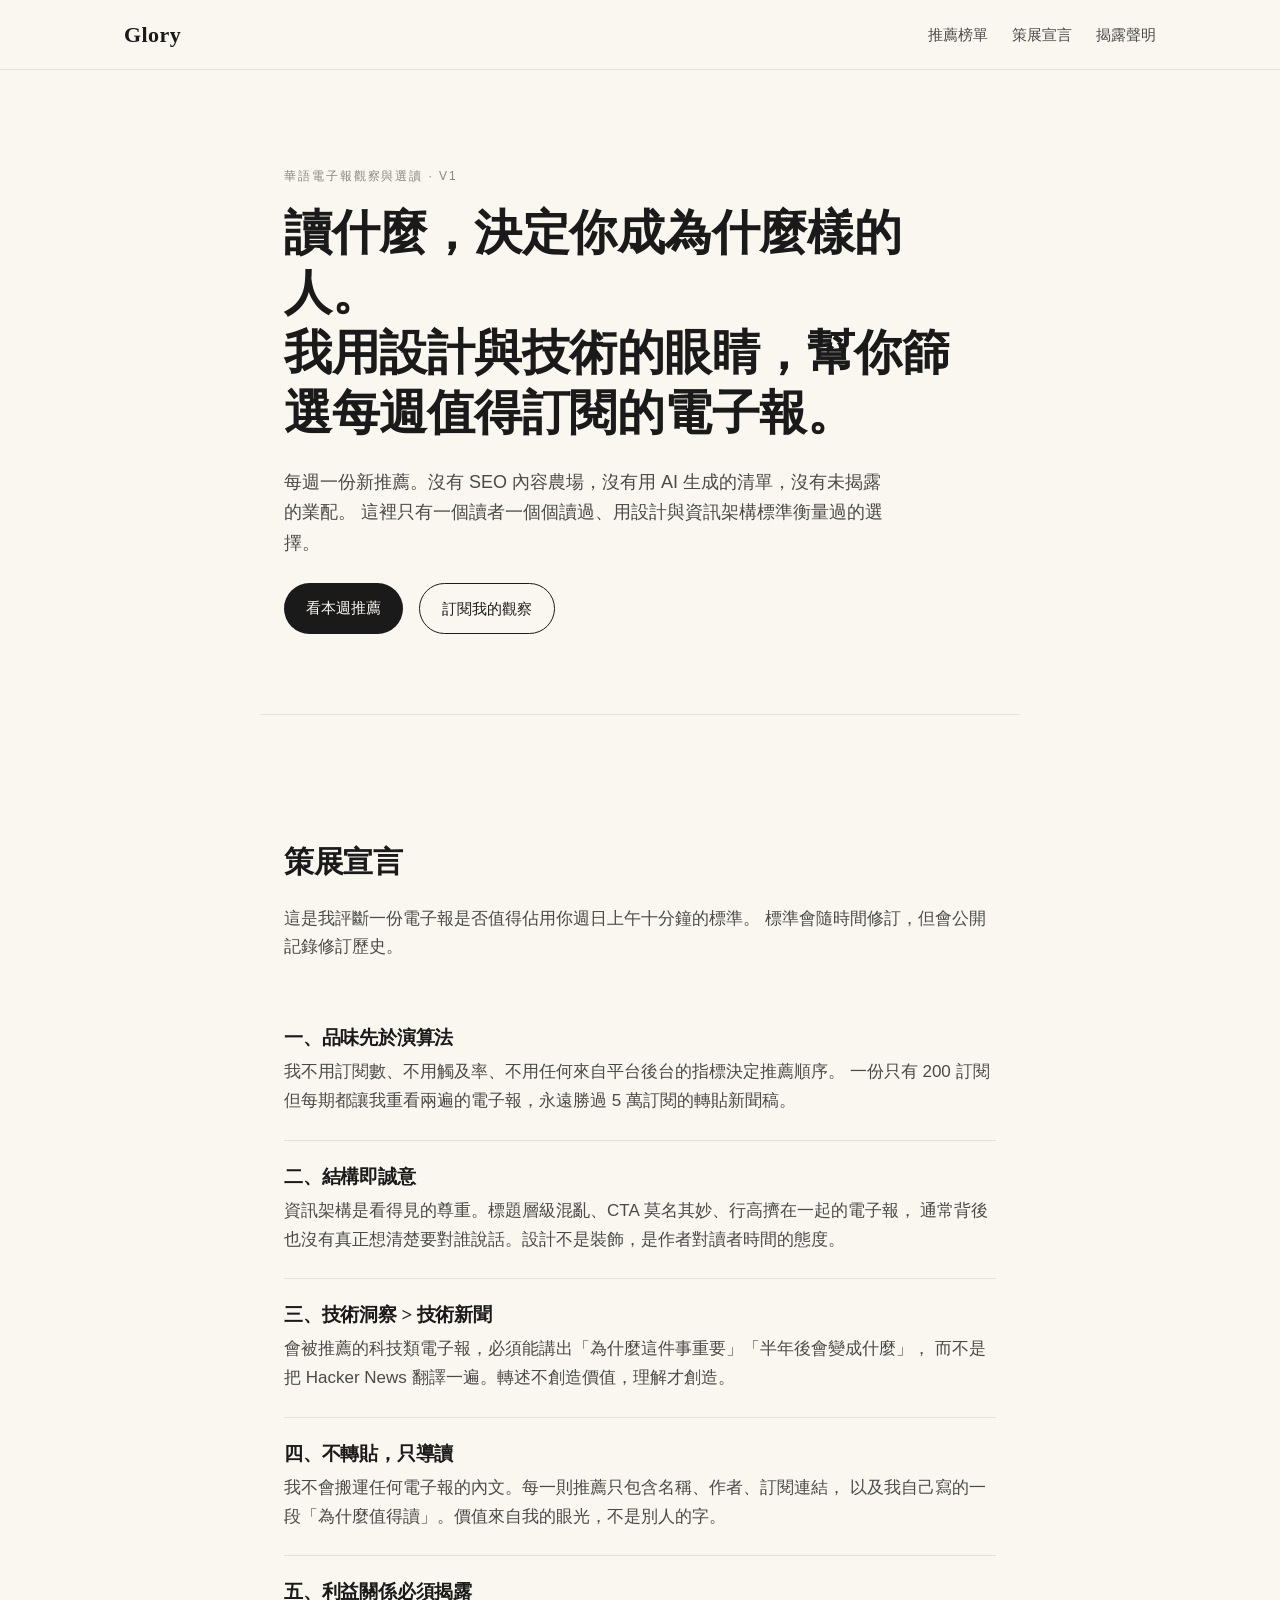
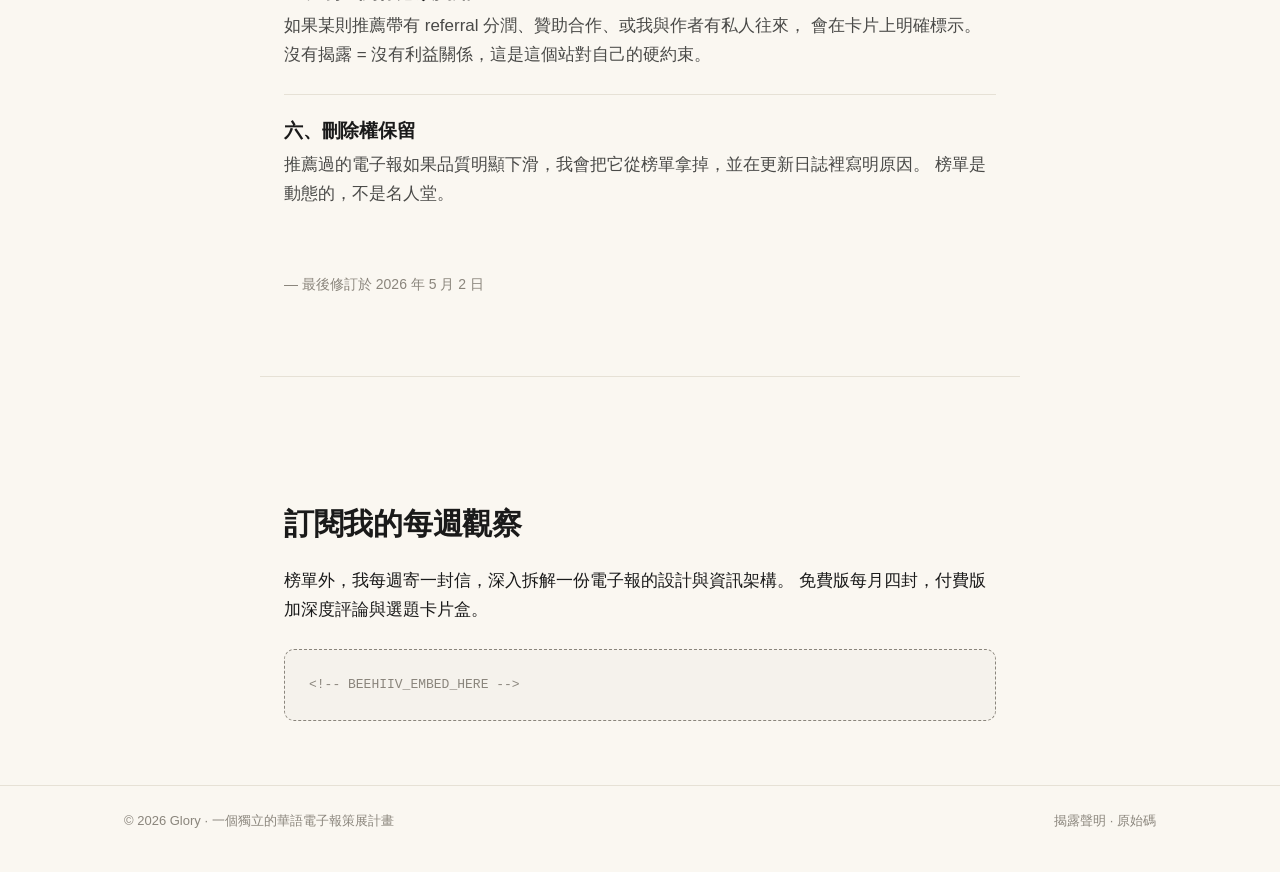
<file: index.html>
<!DOCTYPE html>
<html lang="zh-Hant-TW">
<head>
<meta charset="UTF-8">
<meta name="viewport" content="width=device-width, initial-scale=1.0">
<title>Glory — 華語電子報觀察與選讀</title>
<meta name="description" content="一份以設計與技術洞察為標準的華語電子報策展。每週新增一份值得訂閱的清單。">
<link rel="stylesheet" href="assets/css/style.css">
<link rel="alternate" type="application/json" href="data/newsletters.json">
</head>
<body>
<header class="site-header">
  <div class="wrap">
    <a class="logo" href="./">Glory</a>
    <nav>
      <a href="./recommendations.html">推薦榜單</a>
      <a href="#manifesto">策展宣言</a>
      <a href="./disclosure.html">揭露聲明</a>
    </nav>
  </div>
</header>

<main>
  <section class="hero wrap">
    <p class="eyebrow">華語電子報觀察與選讀 · v1</p>
    <h1>讀什麼，決定你成為什麼樣的人。<br>我用設計與技術的眼睛，幫你篩選每週值得訂閱的電子報。</h1>
    <p class="lede">
      每週一份新推薦。沒有 SEO 內容農場，沒有用 AI 生成的清單，沒有未揭露的業配。
      這裡只有一個讀者一個個讀過、用設計與資訊架構標準衡量過的選擇。
    </p>
    <p class="cta-row">
      <a class="btn primary" href="./recommendations.html">看本週推薦</a>
      <a class="btn ghost" href="#subscribe">訂閱我的觀察</a>
    </p>
  </section>

  <section class="manifesto wrap" id="manifesto">
    <h2>策展宣言</h2>
    <p class="manifesto-intro">
      這是我評斷一份電子報是否值得佔用你週日上午十分鐘的標準。
      標準會隨時間修訂，但會公開記錄修訂歷史。
    </p>

    <ol class="principles">
      <li>
        <h3>一、品味先於演算法</h3>
        <p>
          我不用訂閱數、不用觸及率、不用任何來自平台後台的指標決定推薦順序。
          一份只有 200 訂閱但每期都讓我重看兩遍的電子報，永遠勝過 5 萬訂閱的轉貼新聞稿。
        </p>
      </li>
      <li>
        <h3>二、結構即誠意</h3>
        <p>
          資訊架構是看得見的尊重。標題層級混亂、CTA 莫名其妙、行高擠在一起的電子報，
          通常背後也沒有真正想清楚要對誰說話。設計不是裝飾，是作者對讀者時間的態度。
        </p>
      </li>
      <li>
        <h3>三、技術洞察 &gt; 技術新聞</h3>
        <p>
          會被推薦的科技類電子報，必須能講出「為什麼這件事重要」「半年後會變成什麼」，
          而不是把 Hacker News 翻譯一遍。轉述不創造價值，理解才創造。
        </p>
      </li>
      <li>
        <h3>四、不轉貼，只導讀</h3>
        <p>
          我不會搬運任何電子報的內文。每一則推薦只包含名稱、作者、訂閱連結，
          以及我自己寫的一段「為什麼值得讀」。價值來自我的眼光，不是別人的字。
        </p>
      </li>
      <li>
        <h3>五、利益關係必須揭露</h3>
        <p>
          如果某則推薦帶有 referral 分潤、贊助合作、或我與作者有私人往來，
          會在卡片上明確標示。沒有揭露 = 沒有利益關係，這是這個站對自己的硬約束。
        </p>
      </li>
      <li>
        <h3>六、刪除權保留</h3>
        <p>
          推薦過的電子報如果品質明顯下滑，我會把它從榜單拿掉，並在更新日誌裡寫明原因。
          榜單是動態的，不是名人堂。
        </p>
      </li>
    </ol>

    <p class="manifesto-foot">
      — 最後修訂於 <time datetime="2026-05-02">2026 年 5 月 2 日</time>
    </p>
  </section>

  <section class="subscribe wrap" id="subscribe">
    <h2>訂閱我的每週觀察</h2>
    <p>
      榜單外，我每週寄一封信，深入拆解一份電子報的設計與資訊架構。
      免費版每月四封，付費版加深度評論與選題卡片盒。
    </p>
    <!-- TODO: 把 Beehiiv 或 Substack 訂閱嵌入碼貼在這裡 -->
    <div class="subscribe-embed">
      <code>&lt;!-- BEEHIIV_EMBED_HERE --&gt;</code>
    </div>
  </section>
</main>

<footer class="site-footer">
  <div class="wrap">
    <p>© <span id="year"></span> Glory · 一個獨立的華語電子報策展計畫</p>
    <p><a href="./disclosure.html">揭露聲明</a> · <a href="https://github.com/ckcraig01/glory">原始碼</a></p>
  </div>
</footer>

<script>document.getElementById('year').textContent = new Date().getFullYear();</script>
</body>
</html>
</file>
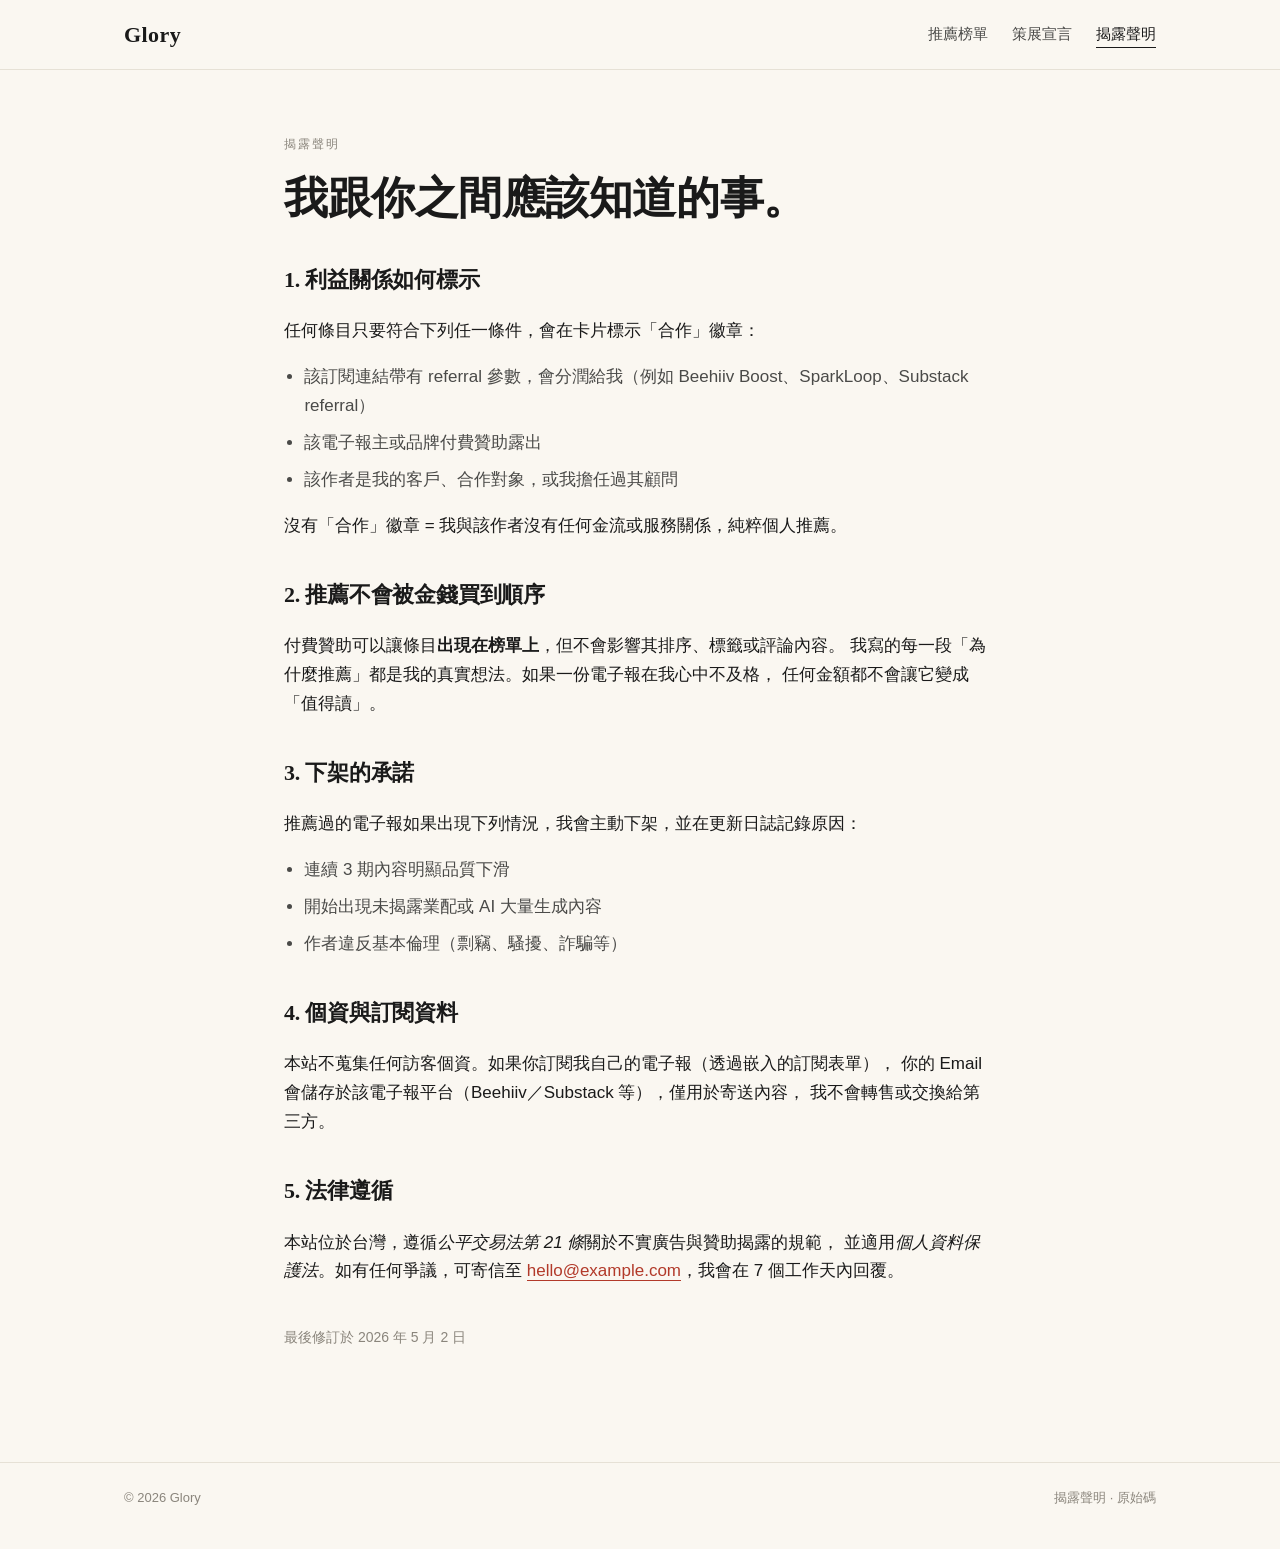
<file: disclosure.html>
<!DOCTYPE html>
<html lang="zh-Hant-TW">
<head>
<meta charset="UTF-8">
<meta name="viewport" content="width=device-width, initial-scale=1.0">
<title>揭露聲明 — Glory</title>
<link rel="stylesheet" href="assets/css/style.css">
</head>
<body>
<header class="site-header">
  <div class="wrap">
    <a class="logo" href="./">Glory</a>
    <nav>
      <a href="./recommendations.html">推薦榜單</a>
      <a href="./index.html#manifesto">策展宣言</a>
      <a href="./disclosure.html" aria-current="page">揭露聲明</a>
    </nav>
  </div>
</header>

<main class="prose wrap">
  <p class="eyebrow">揭露聲明</p>
  <h1>我跟你之間應該知道的事。</h1>

  <h2>1. 利益關係如何標示</h2>
  <p>
    任何條目只要符合下列任一條件，會在卡片標示「合作」徽章：
  </p>
  <ul>
    <li>該訂閱連結帶有 referral 參數，會分潤給我（例如 Beehiiv Boost、SparkLoop、Substack referral）</li>
    <li>該電子報主或品牌付費贊助露出</li>
    <li>該作者是我的客戶、合作對象，或我擔任過其顧問</li>
  </ul>
  <p>
    沒有「合作」徽章 = 我與該作者沒有任何金流或服務關係，純粹個人推薦。
  </p>

  <h2>2. 推薦不會被金錢買到順序</h2>
  <p>
    付費贊助可以讓條目<strong>出現在榜單上</strong>，但不會影響其排序、標籤或評論內容。
    我寫的每一段「為什麼推薦」都是我的真實想法。如果一份電子報在我心中不及格，
    任何金額都不會讓它變成「值得讀」。
  </p>

  <h2>3. 下架的承諾</h2>
  <p>
    推薦過的電子報如果出現下列情況，我會主動下架，並在更新日誌記錄原因：
  </p>
  <ul>
    <li>連續 3 期內容明顯品質下滑</li>
    <li>開始出現未揭露業配或 AI 大量生成內容</li>
    <li>作者違反基本倫理（剽竊、騷擾、詐騙等）</li>
  </ul>

  <h2>4. 個資與訂閱資料</h2>
  <p>
    本站不蒐集任何訪客個資。如果你訂閱我自己的電子報（透過嵌入的訂閱表單），
    你的 Email 會儲存於該電子報平台（Beehiiv／Substack 等），僅用於寄送內容，
    我不會轉售或交換給第三方。
  </p>

  <h2>5. 法律遵循</h2>
  <p>
    本站位於台灣，遵循<em>公平交易法第 21 條</em>關於不實廣告與贊助揭露的規範，
    並適用<em>個人資料保護法</em>。如有任何爭議，可寄信至
    <a href="mailto:hello@example.com">hello@example.com</a>，我會在 7 個工作天內回覆。
  </p>

  <p class="muted">最後修訂於 <time datetime="2026-05-02">2026 年 5 月 2 日</time></p>
</main>

<footer class="site-footer">
  <div class="wrap">
    <p>© <span id="year"></span> Glory</p>
    <p><a href="./disclosure.html">揭露聲明</a> · <a href="https://github.com/ckcraig01/glory">原始碼</a></p>
  </div>
</footer>
<script>document.getElementById('year').textContent = new Date().getFullYear();</script>
</body>
</html>
</file>
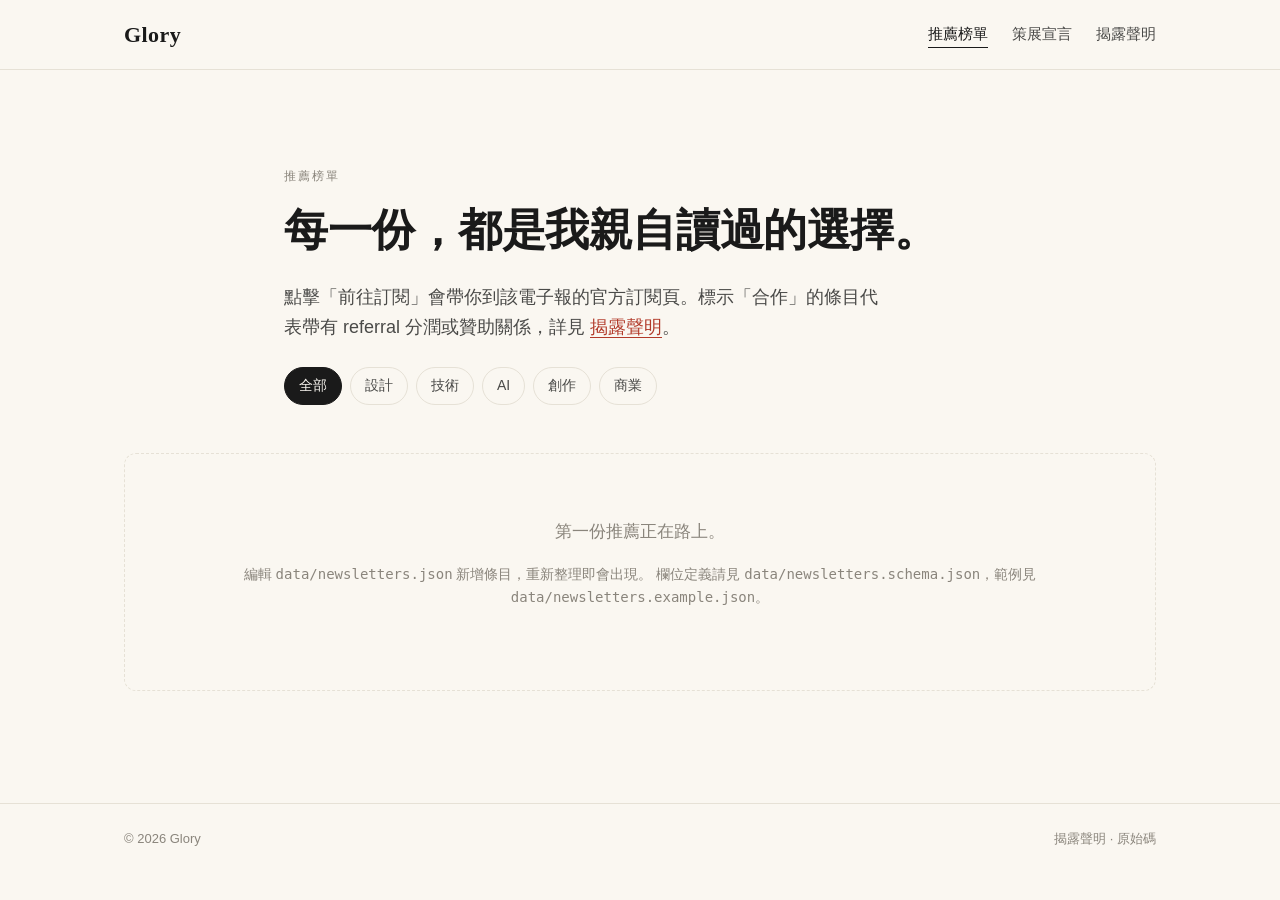
<file: recommendations.html>
<!DOCTYPE html>
<html lang="zh-Hant-TW">
<head>
<meta charset="UTF-8">
<meta name="viewport" content="width=device-width, initial-scale=1.0">
<title>推薦榜單 — Glory</title>
<meta name="description" content="本週與歷史推薦的華語電子報榜單。每一份都讀過、都寫了推薦理由。">
<link rel="stylesheet" href="assets/css/style.css">
</head>
<body>
<header class="site-header">
  <div class="wrap">
    <a class="logo" href="./">Glory</a>
    <nav>
      <a href="./recommendations.html" aria-current="page">推薦榜單</a>
      <a href="./index.html#manifesto">策展宣言</a>
      <a href="./disclosure.html">揭露聲明</a>
    </nav>
  </div>
</header>

<main>
  <section class="page-head wrap">
    <p class="eyebrow">推薦榜單</p>
    <h1>每一份，都是我親自讀過的選擇。</h1>
    <p class="lede">
      點擊「前往訂閱」會帶你到該電子報的官方訂閱頁。標示「合作」的條目代表帶有 referral 分潤或贊助關係，詳見
      <a href="./disclosure.html">揭露聲明</a>。
    </p>

    <div class="filters" role="toolbar" aria-label="篩選">
      <button data-filter="all" class="active">全部</button>
      <button data-filter="design">設計</button>
      <button data-filter="tech">技術</button>
      <button data-filter="ai">AI</button>
      <button data-filter="creator">創作</button>
      <button data-filter="business">商業</button>
    </div>
  </section>

  <section class="grid wrap" id="grid" aria-live="polite">
    <p class="empty" id="empty">榜單載入中…</p>
  </section>
</main>

<footer class="site-footer">
  <div class="wrap">
    <p>© <span id="year"></span> Glory</p>
    <p><a href="./disclosure.html">揭露聲明</a> · <a href="https://github.com/ckcraig01/glory">原始碼</a></p>
  </div>
</footer>

<script>document.getElementById('year').textContent = new Date().getFullYear();</script>
<script src="assets/js/app.js"></script>
</body>
</html>
</file>
<file: assets/css/style.css>
/* ----------------------------------------------------------------
   Glory · 設計系統
   一個給長文閱讀與選書策展用的版型。
   調色刻意只有兩種色相：墨色 + 暖紅。
   字體用系統字 + Noto Sans/Serif TC fallback，加載最輕。
---------------------------------------------------------------- */

:root {
  --bg: #FAF7F1;
  --bg-card: #FFFFFF;
  --ink: #1A1A1A;
  --ink-soft: #4A4A48;
  --ink-mute: #8A857C;
  --rule: #E6E1D6;
  --accent: #B23A2A;
  --accent-soft: #F4E2DD;
  --gold: #C8A24A;

  --font-sans: -apple-system, "BlinkMacSystemFont", "Helvetica Neue",
               "PingFang TC", "Noto Sans TC", "Microsoft JhengHei", sans-serif;
  --font-serif: "Iowan Old Style", "Source Han Serif TC", "Noto Serif TC",
                "Songti TC", "PMingLiU", serif;

  --max: 760px;
  --max-wide: 1080px;

  --space-1: 8px;
  --space-2: 16px;
  --space-3: 24px;
  --space-4: 40px;
  --space-5: 64px;
  --space-6: 96px;
}

* { box-sizing: border-box; }

html, body {
  margin: 0;
  padding: 0;
  background: var(--bg);
  color: var(--ink);
  font-family: var(--font-sans);
  font-size: 17px;
  line-height: 1.7;
  -webkit-font-smoothing: antialiased;
  text-rendering: optimizeLegibility;
}

a { color: var(--accent); text-decoration: none; border-bottom: 1px solid currentColor; }
a:hover { background: var(--accent-soft); }

h1, h2, h3 { font-family: var(--font-serif); font-weight: 600; line-height: 1.25; letter-spacing: -0.01em; }
h1 { font-size: clamp(28px, 4.4vw, 44px); margin: 0 0 var(--space-3); }
h2 { font-size: clamp(22px, 2.8vw, 30px); margin: var(--space-5) 0 var(--space-3); }
h3 { font-size: 19px; margin: var(--space-3) 0 var(--space-1); }

p { margin: 0 0 var(--space-2); }

.wrap { max-width: var(--max-wide); margin: 0 auto; padding: 0 var(--space-3); }

/* Header ------------------------------------------------------- */
.site-header {
  border-bottom: 1px solid var(--rule);
  background: var(--bg);
  position: sticky;
  top: 0;
  z-index: 10;
  backdrop-filter: blur(10px);
}
.site-header .wrap {
  display: flex;
  align-items: center;
  justify-content: space-between;
  padding-top: var(--space-2);
  padding-bottom: var(--space-2);
}
.logo {
  font-family: var(--font-serif);
  font-size: 22px;
  font-weight: 700;
  color: var(--ink);
  border-bottom: none;
  letter-spacing: 0.02em;
}
.site-header nav { display: flex; gap: var(--space-3); }
.site-header nav a {
  color: var(--ink-soft);
  border-bottom: none;
  font-size: 15px;
}
.site-header nav a:hover { color: var(--accent); background: transparent; }
.site-header nav a[aria-current="page"] { color: var(--ink); border-bottom: 1px solid var(--ink); }

/* Hero --------------------------------------------------------- */
.eyebrow {
  text-transform: uppercase;
  letter-spacing: 0.16em;
  font-size: 12px;
  color: var(--ink-mute);
  margin: 0 0 var(--space-2);
}
.hero {
  padding-top: var(--space-6);
  padding-bottom: var(--space-5);
  max-width: var(--max);
}
.hero h1 { font-size: clamp(30px, 4.8vw, 48px); }
.lede {
  color: var(--ink-soft);
  font-size: 18px;
  max-width: 60ch;
}
.cta-row { margin-top: var(--space-3); display: flex; gap: var(--space-2); flex-wrap: wrap; }
.btn {
  display: inline-block;
  padding: 12px 22px;
  border-radius: 999px;
  font-size: 15px;
  font-weight: 500;
  border-bottom: none;
  transition: transform 0.15s ease;
}
.btn.primary { background: var(--ink); color: var(--bg); }
.btn.primary:hover { background: var(--accent); }
.btn.ghost { background: transparent; color: var(--ink); border: 1px solid var(--ink); }
.btn.ghost:hover { background: var(--ink); color: var(--bg); }

/* Manifesto ---------------------------------------------------- */
.manifesto {
  padding-top: var(--space-5);
  padding-bottom: var(--space-5);
  max-width: var(--max);
  border-top: 1px solid var(--rule);
}
.manifesto-intro { color: var(--ink-soft); font-size: 17px; }
.principles {
  list-style: none;
  padding: 0;
  margin: var(--space-4) 0 0;
  counter-reset: principle;
}
.principles li {
  padding: var(--space-3) 0;
  border-bottom: 1px solid var(--rule);
}
.principles li:last-child { border-bottom: none; }
.principles h3 { font-family: var(--font-serif); margin: 0 0 var(--space-1); }
.principles p { color: var(--ink-soft); margin: 0; }
.manifesto-foot {
  margin-top: var(--space-4);
  color: var(--ink-mute);
  font-size: 14px;
}

/* Subscribe ---------------------------------------------------- */
.subscribe {
  padding: var(--space-5) var(--space-3);
  max-width: var(--max);
  border-top: 1px solid var(--rule);
}
.subscribe-embed {
  margin-top: var(--space-3);
  padding: var(--space-3);
  border: 1px dashed var(--ink-mute);
  border-radius: 10px;
  background: rgba(0,0,0,0.02);
  font-family: ui-monospace, SFMono-Regular, Menlo, monospace;
  color: var(--ink-mute);
  font-size: 13px;
}

/* Recommendations page ---------------------------------------- */
.page-head {
  padding-top: var(--space-6);
  padding-bottom: var(--space-3);
  max-width: var(--max);
}
.filters {
  margin-top: var(--space-3);
  display: flex;
  flex-wrap: wrap;
  gap: var(--space-1);
}
.filters button {
  font: inherit;
  padding: 6px 14px;
  border-radius: 999px;
  background: transparent;
  border: 1px solid var(--rule);
  color: var(--ink-soft);
  cursor: pointer;
  font-size: 14px;
}
.filters button:hover { border-color: var(--ink); color: var(--ink); }
.filters button.active { background: var(--ink); border-color: var(--ink); color: var(--bg); }

.grid {
  padding-top: var(--space-3);
  padding-bottom: var(--space-6);
  display: grid;
  grid-template-columns: repeat(auto-fill, minmax(320px, 1fr));
  gap: var(--space-3);
}
.empty {
  grid-column: 1 / -1;
  text-align: center;
  padding: var(--space-5) var(--space-3);
  color: var(--ink-mute);
  border: 1px dashed var(--rule);
  border-radius: 12px;
}

/* Card --------------------------------------------------------- */
.card {
  background: var(--bg-card);
  border: 1px solid var(--rule);
  border-radius: 12px;
  padding: var(--space-3);
  display: flex;
  flex-direction: column;
  gap: var(--space-2);
  transition: border-color 0.15s ease, transform 0.15s ease;
}
.card:hover { border-color: var(--ink); transform: translateY(-2px); }
.card.featured { border-color: var(--gold); background: linear-gradient(180deg, #FFFBF0 0%, var(--bg-card) 100%); }

.card-meta {
  display: flex;
  align-items: center;
  justify-content: space-between;
  gap: var(--space-2);
  font-size: 13px;
  color: var(--ink-mute);
}
.card-name {
  font-family: var(--font-serif);
  font-size: 22px;
  margin: 0;
  color: var(--ink);
  line-height: 1.3;
}
.card-author { font-size: 14px; color: var(--ink-soft); }
.card-highlight {
  font-style: italic;
  color: var(--accent);
  font-size: 14px;
  border-left: 2px solid var(--accent);
  padding-left: var(--space-2);
}
.card-review { color: var(--ink-soft); font-size: 15px; line-height: 1.65; margin: 0; }
.scores { display: flex; gap: var(--space-2); font-size: 12px; color: var(--ink-mute); }
.score-label { color: var(--ink-mute); }
.score-value { color: var(--ink); font-weight: 600; }

.tags { display: flex; flex-wrap: wrap; gap: 6px; }
.tag {
  font-size: 12px;
  padding: 2px 10px;
  border-radius: 999px;
  background: var(--bg);
  color: var(--ink-soft);
  border: 1px solid var(--rule);
}

.badges { display: flex; gap: 6px; }
.badge {
  font-size: 11px;
  padding: 2px 8px;
  border-radius: 999px;
  font-weight: 600;
  letter-spacing: 0.03em;
}
.badge.partner { background: var(--accent-soft); color: var(--accent); }
.badge.sponsored { background: #FFF3D6; color: #8A6A1F; }
.badge.featured { background: var(--ink); color: var(--bg); }

.card-footer { display: flex; justify-content: space-between; align-items: center; margin-top: auto; padding-top: var(--space-2); border-top: 1px solid var(--rule); }
.card-footer .subscribe-link {
  background: var(--ink);
  color: var(--bg);
  padding: 8px 16px;
  border-radius: 999px;
  font-size: 14px;
  border-bottom: none;
}
.card-footer .subscribe-link:hover { background: var(--accent); }
.card-footer .home-link { font-size: 13px; color: var(--ink-mute); border-bottom: none; }
.card-footer .home-link:hover { color: var(--ink); background: transparent; }

/* Prose pages -------------------------------------------------- */
.prose {
  max-width: var(--max);
  padding-top: var(--space-5);
  padding-bottom: var(--space-6);
}
.prose h2 { font-size: 22px; margin-top: var(--space-4); }
.prose ul { padding-left: 1.2em; }
.prose li { margin-bottom: var(--space-1); color: var(--ink-soft); }
.prose .muted { color: var(--ink-mute); font-size: 14px; margin-top: var(--space-4); }

/* Footer ------------------------------------------------------- */
.site-footer {
  border-top: 1px solid var(--rule);
  padding: var(--space-3) 0;
  font-size: 13px;
  color: var(--ink-mute);
}
.site-footer .wrap { display: flex; flex-wrap: wrap; justify-content: space-between; gap: var(--space-2); }
.site-footer a { color: var(--ink-mute); border-bottom: none; }
.site-footer a:hover { color: var(--ink); background: transparent; }

/* Mobile tweaks ------------------------------------------------ */
@media (max-width: 540px) {
  .site-header nav { gap: var(--space-2); }
  .site-header nav a { font-size: 13px; }
  .hero { padding-top: var(--space-5); }
  .grid { grid-template-columns: 1fr; }
}
</file>
